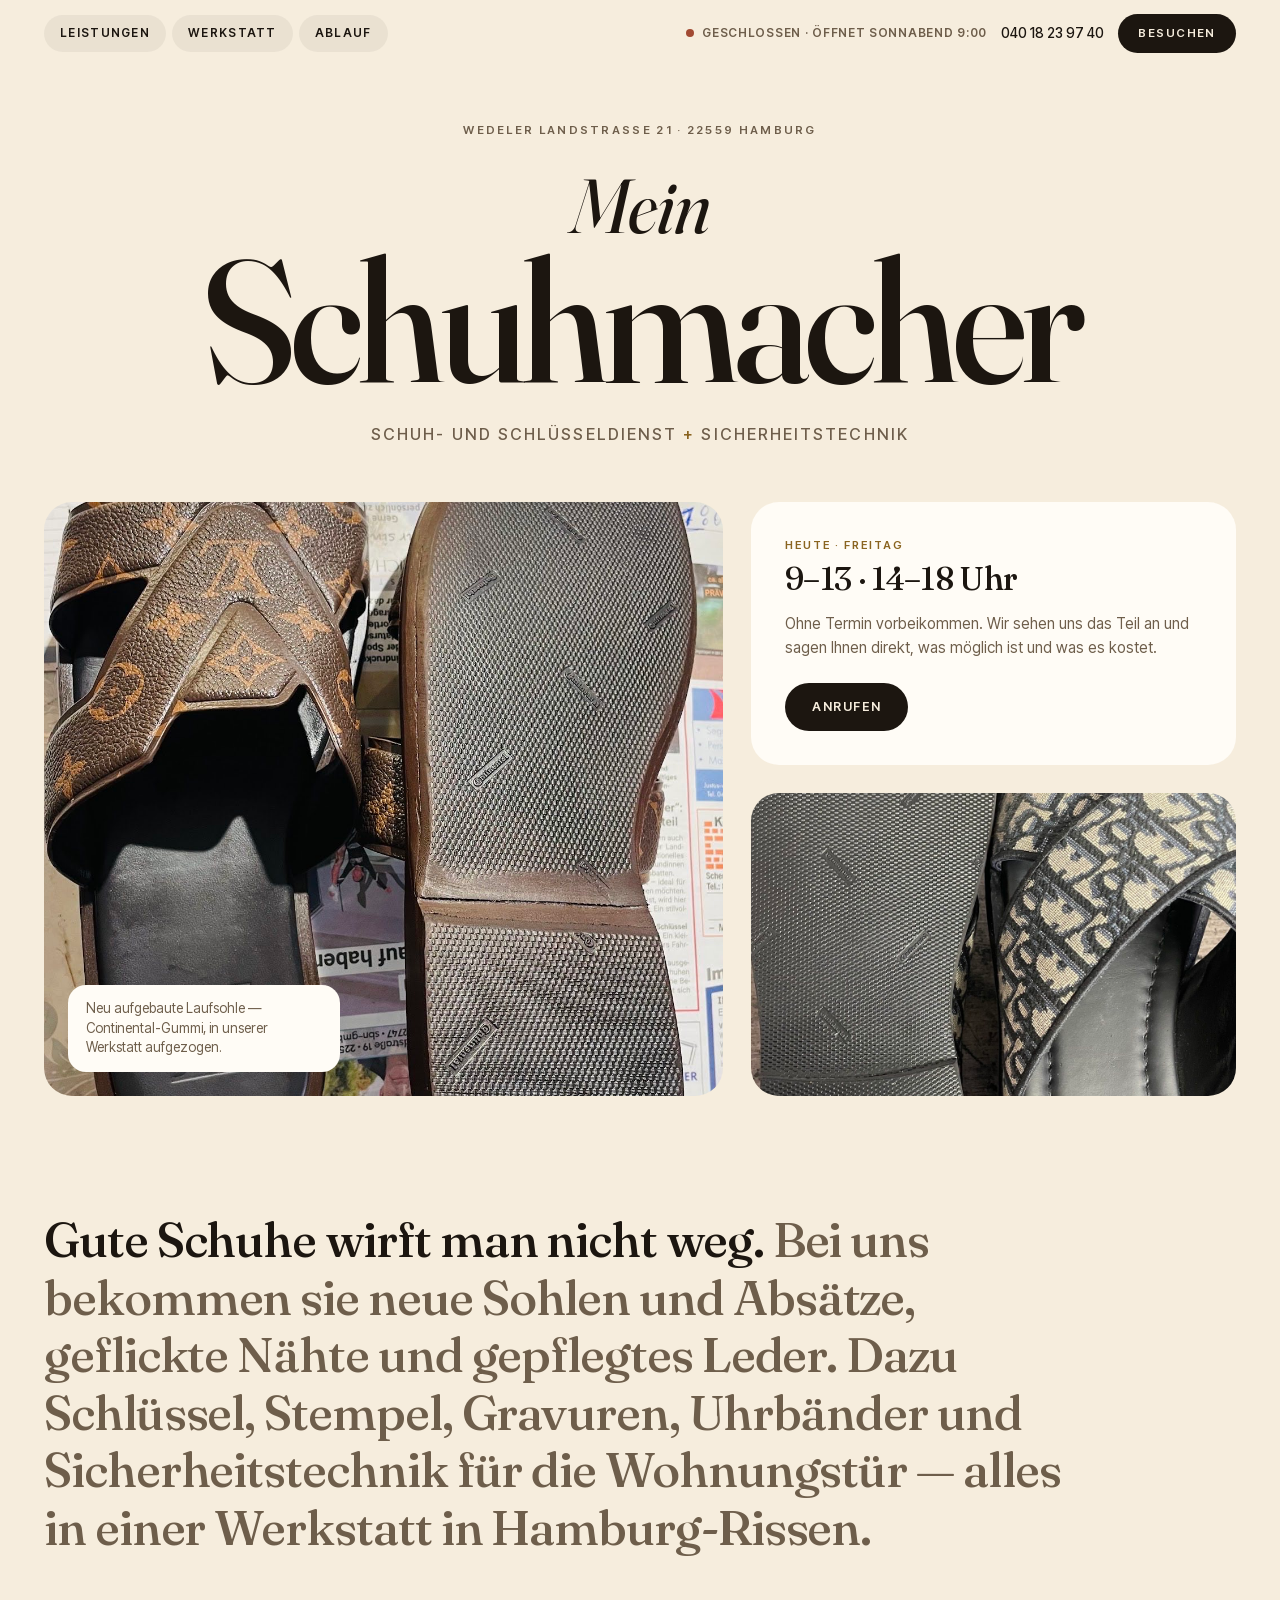
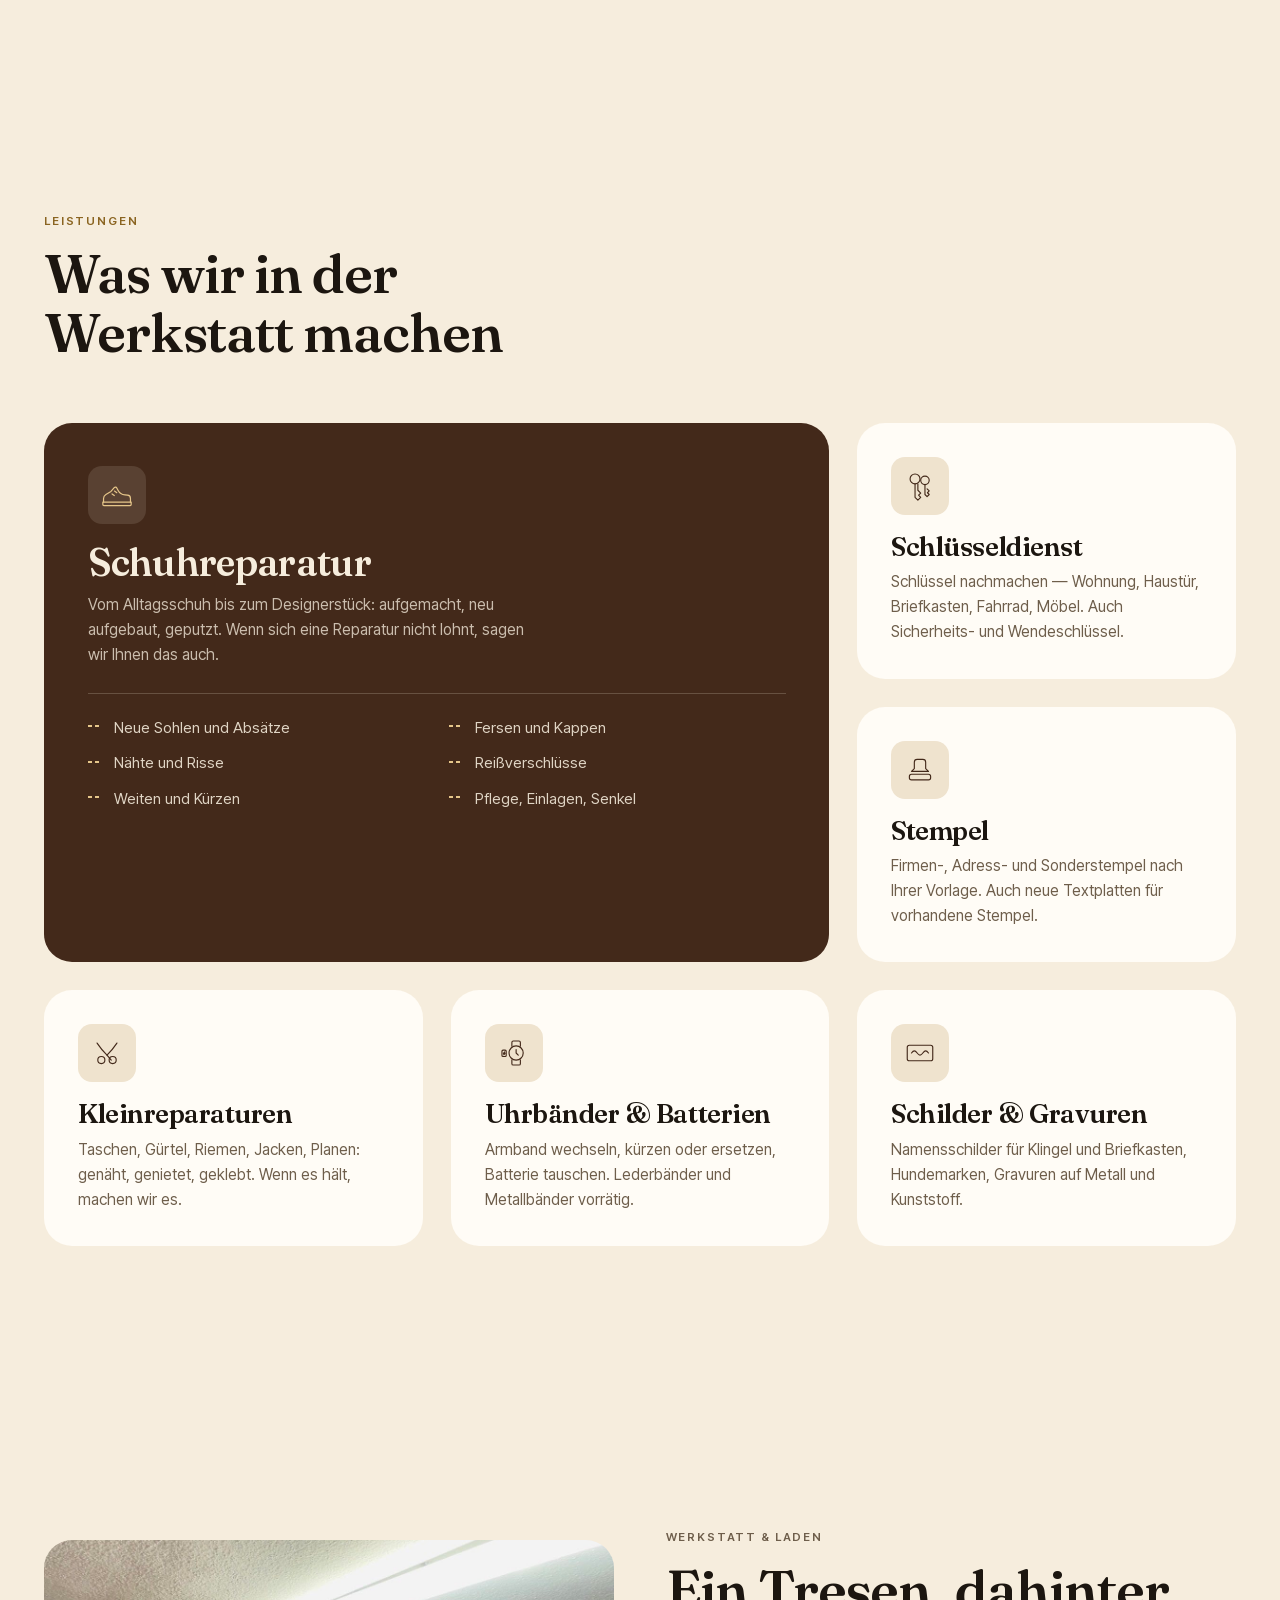
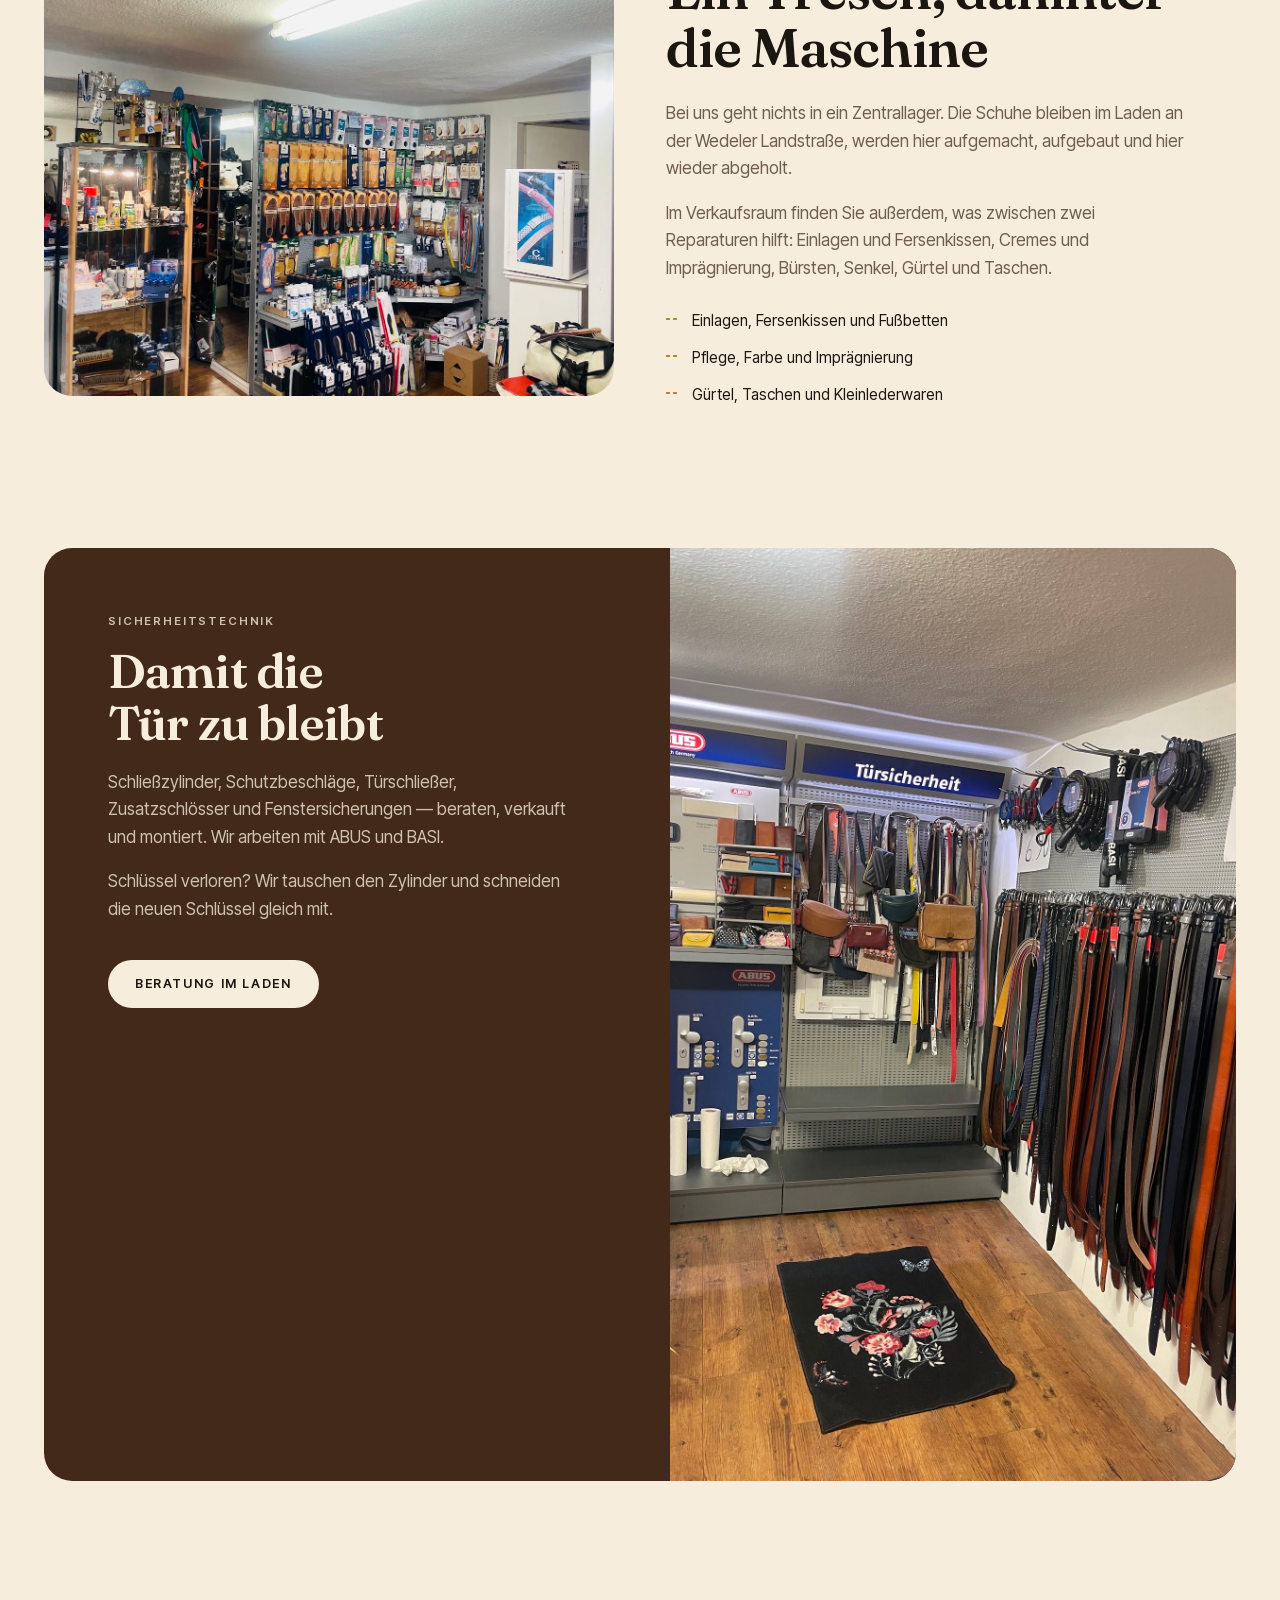
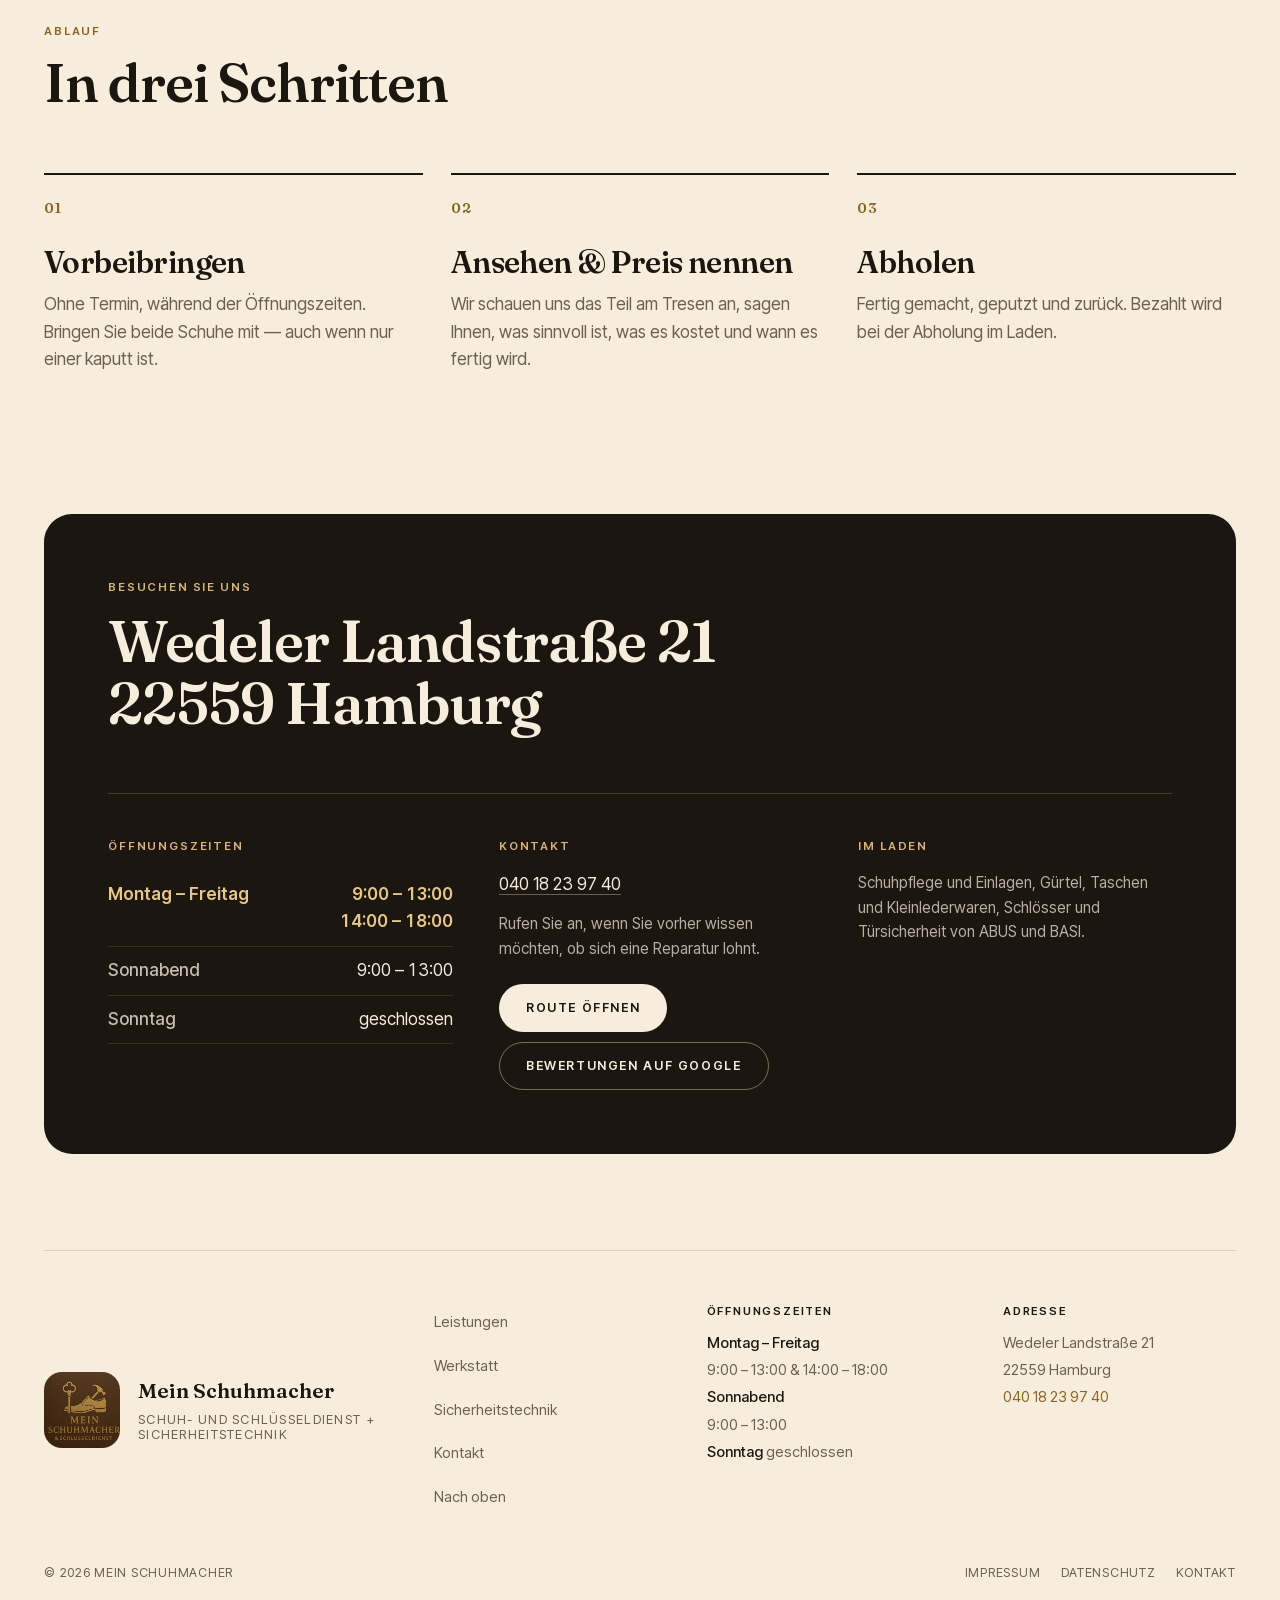
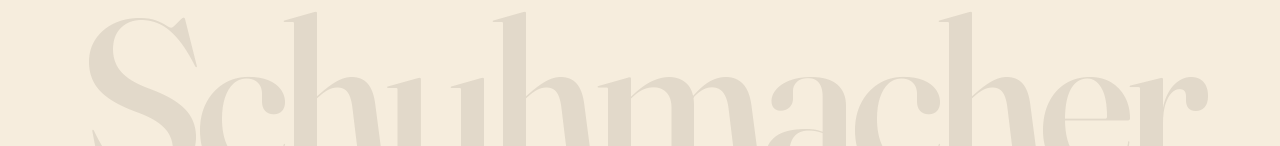
<file: index.html>
<!DOCTYPE html>
<html lang="de">
<head>
<meta charset="utf-8">
<meta name="viewport" content="width=device-width, initial-scale=1">
<title>Mein Schuhmacher — Schuh- und Schlüsseldienst in Hamburg</title>
<meta name="description" content="Schuhreparatur, Schlüsseldienst, Stempel, Gravuren und Türsicherheit in Hamburg, Wedeler Landstraße 21. Neue Sohlen und Absätze, Kleinreparaturen, Uhrbänder.">
<meta name="theme-color" content="#F6EDDD">
<meta property="og:type" content="website">
<meta property="og:locale" content="de_DE">
<meta property="og:title" content="Mein Schuhmacher — Schuh- und Schlüsseldienst in Hamburg">
<meta property="og:description" content="Schuhreparatur, Schlüsseldienst, Stempel, Gravuren und Türsicherheit. Wedeler Landstraße 21, 22559 Hamburg.">
<meta property="og:image" content="assets/img/neubesohlung.jpg">
<!-- Schriften liegen lokal unter assets/fonts/ — keine Verbindung zu Google. -->
<link rel="preload" href="assets/fonts/fraunces-latin.woff2" as="font" type="font/woff2" crossorigin>
<link rel="preload" href="assets/fonts/inter-tight-latin.woff2" as="font" type="font/woff2" crossorigin>
<link rel="stylesheet" href="assets/css/styles.css">
<link rel="icon" href="data:image/svg+xml,<svg xmlns='http://www.w3.org/2000/svg' viewBox='0 0 32 32'><rect width='32' height='32' rx='8' fill='%234A2E1C'/><text x='16' y='23' font-family='Georgia,serif' font-size='19' fill='%23C3A05B' text-anchor='middle'>M</text></svg>">
</head>
<body>

<a class="skip-link" href="#inhalt">Zum Inhalt springen</a>

<header class="site-header" id="top">
  <nav class="nav" aria-label="Hauptnavigation">
    <a class="nav__brand" href="#top">Mein Schuhmacher</a>
    <ul class="nav__pills">
      <li><a href="#leistungen">Leistungen</a></li>
      <li><a href="#werkstatt">Werkstatt</a></li>
      <li><a href="#ablauf">Ablauf</a></li>
    </ul>

    <div class="nav__meta">
      <span class="status" data-status hidden>
        <span class="status__dot" data-status-dot></span>
        <span data-status-text></span>
      </span>
      <a class="nav__tel" href="tel:+494018239740">040 18 23 97 40</a>
      <a class="nav__cta" href="#kontakt">Besuchen</a>
    </div>

    <button class="nav__toggle" type="button" aria-expanded="false" aria-controls="mobilmenue" data-menu-toggle>
      <span class="nav__toggle-label">Menü</span>
      <span class="nav__toggle-bars" aria-hidden="true"><i></i><i></i></span>
    </button>
  </nav>

  <div class="mobile-menu" id="mobilmenue" data-menu hidden>
    <ul>
      <li><a href="#leistungen">Leistungen</a></li>
      <li><a href="#werkstatt">Werkstatt</a></li>
      <li><a href="#ablauf">Ablauf</a></li>
      <li><a href="#kontakt">Öffnungszeiten &amp; Anfahrt</a></li>
    </ul>
    <a class="mobile-menu__tel" href="tel:+494018239740">040 18 23 97 40</a>
  </div>
</header>

<main id="inhalt">

  <!-- HERO -->
  <section class="hero">
    <p class="hero__eyebrow reveal">Wedeler Landstraße 21 · 22559 Hamburg</p>
    <h1 class="wordmark reveal">
      <span>Mein</span>
      <span>Schuhmacher</span>
    </h1>
    <p class="hero__tagline reveal">Schuh- und Schlüsseldienst <span>+</span> Sicherheitstechnik</p>

    <div class="hero__grid">
      <figure class="hero__main reveal">
        <img src="assets/img/neubesohlung.jpg" width="1200" height="1976"
             alt="Ein Paar Louis-Vuitton-Pantoletten mit neu aufgebauter Continental-Laufsohle auf der Werkbank" fetchpriority="high">
        <figcaption>Neu aufgebaute Laufsohle — Continental-Gummi, in unserer Werkstatt aufgezogen.</figcaption>
      </figure>

      <div class="hero__side">
        <div class="hero__card reveal">
          <p class="hero__card-label">Heute · <span data-today-day>Montag</span></p>
          <p class="hero__card-hours" data-today-hours>9:00–13:00 · 14:00–18:00</p>
          <p class="hero__card-text">Ohne Termin vorbeikommen. Wir sehen uns das Teil an und sagen Ihnen direkt, was möglich ist und was es kostet.</p>
          <a class="btn btn--dark" href="tel:+494018239740">Anrufen</a>
        </div>
        <figure class="hero__detail reveal">
          <img src="assets/img/besohlung-detail.jpg" width="1200" height="1976" loading="lazy"
               alt="Detailaufnahme: neue profilierte Gummisohle neben der reparierten Sandale">
        </figure>
      </div>
    </div>
  </section>

  <!-- STATEMENT -->
  <section class="statement">
    <p class="reveal">Gute Schuhe wirft man nicht weg.<span> Bei uns bekommen sie neue Sohlen und Absätze, geflickte Nähte und gepflegtes Leder. Dazu Schlüssel, Stempel, Gravuren, Uhrbänder und Sicherheitstechnik für die Wohnungstür — alles in einer Werkstatt in Hamburg-Rissen.</span></p>
  </section>

  <!-- LEISTUNGEN -->
  <section class="section" id="leistungen">
    <div class="section__head">
      <p class="eyebrow">Leistungen</p>
      <h2 class="section__title">Was wir in der Werkstatt machen</h2>
    </div>

    <ul class="services">
      <li class="service service--wide reveal">
        <span class="service__icon" aria-hidden="true">
          <svg viewBox="0 0 48 48" fill="none" stroke="currentColor" stroke-width="1.7" stroke-linecap="round" stroke-linejoin="round">
            <path d="M5 34v-5c0-2.4 1.2-4.6 3.3-5.8l7.2-4.2 4.6-5.4c1-1.2 2.9-1 3.6.4l1.7 3.4c1.9 3.7 5.6 6.2 9.8 6.5l3.6.3c2.4.2 4.2 2.2 4.2 4.6V34"/>
            <path d="M4 34h40v3.5a1.5 1.5 0 0 1-1.5 1.5h-37A1.5 1.5 0 0 1 4 37.5z"/>
            <path d="M17 22.5l3.2 2.2M20.5 18.5l3.2 2.2"/>
          </svg>
        </span>
        <div>
          <h3>Schuhreparatur</h3>
          <p>Vom Alltagsschuh bis zum Designerstück: aufgemacht, neu aufgebaut, geputzt. Wenn sich eine Reparatur nicht lohnt, sagen wir Ihnen das auch.</p>
          <ul class="service__list">
            <li>Neue Sohlen und Absätze</li>
            <li>Fersen und Kappen</li>
            <li>Nähte und Risse</li>
            <li>Reißverschlüsse</li>
            <li>Weiten und Kürzen</li>
            <li>Pflege, Einlagen, Senkel</li>
          </ul>
        </div>
      </li>

      <li class="service reveal">
        <span class="service__icon" aria-hidden="true">
          <svg viewBox="0 0 48 48" fill="none" stroke="currentColor" stroke-width="1.6" stroke-linecap="round" stroke-linejoin="round">
            <circle cx="17" cy="14" r="7"/><path d="M17 21v19l4 4 4-4-3-3 3-3-4-4V21"/>
            <circle cx="31" cy="16" r="6"/><path d="M31 22v14l3 3 3-3-2.5-2.5 2.5-2.5-3-3"/>
          </svg>
        </span>
        <div>
          <h3>Schlüsseldienst</h3>
          <p>Schlüssel nachmachen — Wohnung, Haustür, Briefkasten, Fahrrad, Möbel. Auch Sicherheits- und Wendeschlüssel.</p>
        </div>
      </li>

      <li class="service reveal">
        <span class="service__icon" aria-hidden="true">
          <svg viewBox="0 0 48 48" fill="none" stroke="currentColor" stroke-width="1.6" stroke-linecap="round" stroke-linejoin="round">
            <path d="M12 26h24l-4-4V13a4 4 0 0 0-4-4h-8a4 4 0 0 0-4 4v9l-4 4z"/>
            <rect x="9" y="30" width="30" height="8" rx="3"/>
          </svg>
        </span>
        <div>
          <h3>Stempel</h3>
          <p>Firmen-, Adress- und Sonderstempel nach Ihrer Vorlage. Auch neue Textplatten für vorhandene Stempel.</p>
        </div>
      </li>

      <li class="service reveal">
        <span class="service__icon" aria-hidden="true">
          <svg viewBox="0 0 48 48" fill="none" stroke="currentColor" stroke-width="1.6" stroke-linecap="round" stroke-linejoin="round">
            <path d="M10 10c4 6 9 12 14 17M38 10c-4 6-9 12-14 17"/>
            <circle cx="16" cy="34" r="5"/><circle cx="32" cy="34" r="5"/>
            <path d="M24 27l6 7"/>
          </svg>
        </span>
        <div>
          <h3>Kleinreparaturen</h3>
          <p>Taschen, Gürtel, Riemen, Jacken, Planen: genäht, genietet, geklebt. Wenn es hält, machen wir es.</p>
        </div>
      </li>

      <li class="service reveal">
        <span class="service__icon" aria-hidden="true">
          <svg viewBox="0 0 48 48" fill="none" stroke="currentColor" stroke-width="1.6" stroke-linecap="round" stroke-linejoin="round">
            <circle cx="27" cy="24" r="10"/><path d="M27 19v5l3 3"/>
            <path d="M21 14.5V9a2 2 0 0 1 2-2h8a2 2 0 0 1 2 2v5.5M21 33.5V39a2 2 0 0 0 2 2h8a2 2 0 0 0 2-2v-5.5"/>
            <rect x="7" y="20" width="6" height="9" rx="1.5"/><path d="M11 22.5l-2 2h2.5l-2 2"/>
          </svg>
        </span>
        <div>
          <h3>Uhrbänder &amp; Batterien</h3>
          <p>Armband wechseln, kürzen oder ersetzen, Batterie tauschen. Lederbänder und Metallbänder vorrätig.</p>
        </div>
      </li>

      <li class="service reveal">
        <span class="service__icon" aria-hidden="true">
          <svg viewBox="0 0 48 48" fill="none" stroke="currentColor" stroke-width="1.6" stroke-linecap="round" stroke-linejoin="round">
            <rect x="6" y="13" width="36" height="22" rx="3"/>
            <path d="M12 24c3-4 5-4 8 0s5 4 8 0 5-4 8 0"/>
          </svg>
        </span>
        <div>
          <h3>Schilder &amp; Gravuren</h3>
          <p>Namensschilder für Klingel und Briefkasten, Hundemarken, Gravuren auf Metall und Kunststoff.</p>
        </div>
      </li>
    </ul>
  </section>

  <!-- WERKSTATT -->
  <section class="section split" id="werkstatt">
    <figure class="split__media reveal">
      <img src="assets/img/laden.jpg" width="1200" height="969" loading="lazy"
           alt="Blick in den Laden: Regale mit Einlagen, Pflegemitteln und Schuhzubehör">
    </figure>
    <div class="split__body reveal">
      <p class="eyebrow">Werkstatt &amp; Laden</p>
      <h2 class="section__title">Ein Tresen, dahinter die Maschine</h2>
      <p>Bei uns geht nichts in ein Zentrallager. Die Schuhe bleiben im Laden an der Wedeler Landstraße, werden hier aufgemacht, aufgebaut und hier wieder abgeholt.</p>
      <p>Im Verkaufsraum finden Sie außerdem, was zwischen zwei Reparaturen hilft: Einlagen und Fersenkissen, Cremes und Imprägnierung, Bürsten, Senkel, Gürtel und Taschen.</p>
      <ul class="ticks">
        <li>Einlagen, Fersenkissen und Fußbetten</li>
        <li>Pflege, Farbe und Imprägnierung</li>
        <li>Gürtel, Taschen und Kleinlederwaren</li>
      </ul>
    </div>
  </section>

  <!-- SICHERHEITSTECHNIK -->
  <section class="band" id="sicherheit">
    <div class="band__inner">
      <div class="band__text reveal">
        <p class="eyebrow eyebrow--light">Sicherheitstechnik</p>
        <h2 class="band__title">Damit die Tür zu bleibt</h2>
        <p>Schließzylinder, Schutzbeschläge, Türschließer, Zusatzschlösser und Fenstersicherungen — beraten, verkauft und montiert. Wir arbeiten mit ABUS und BASI.</p>
        <p>Schlüssel verloren? Wir tauschen den Zylinder und schneiden die neuen Schlüssel gleich mit.</p>
        <a class="btn btn--light" href="#kontakt">Beratung im Laden</a>
      </div>
      <figure class="band__media reveal">
        <img src="assets/img/sicherheitstechnik.jpg" width="1200" height="1976" loading="lazy"
             alt="Wandregal im Laden mit Türsicherheitstechnik, Schlössern, Gürteln und Taschen">
      </figure>
    </div>
  </section>

  <!-- ABLAUF -->
  <section class="section" id="ablauf">
    <div class="section__head">
      <p class="eyebrow">Ablauf</p>
      <h2 class="section__title">In drei Schritten</h2>
    </div>
    <ol class="steps">
      <li class="reveal">
        <span class="steps__num">01</span>
        <h3>Vorbeibringen</h3>
        <p>Ohne Termin, während der Öffnungszeiten. Bringen Sie beide Schuhe mit — auch wenn nur einer kaputt ist.</p>
      </li>
      <li class="reveal">
        <span class="steps__num">02</span>
        <h3>Ansehen &amp; Preis nennen</h3>
        <p>Wir schauen uns das Teil am Tresen an, sagen Ihnen, was sinnvoll ist, was es kostet und wann es fertig wird.</p>
      </li>
      <li class="reveal">
        <span class="steps__num">03</span>
        <h3>Abholen</h3>
        <p>Fertig gemacht, geputzt und zurück. Bezahlt wird bei der Abholung im Laden.</p>
      </li>
    </ol>
  </section>

  <!-- KONTAKT -->
  <section class="contact" id="kontakt">
    <div class="contact__inner">
      <div class="contact__head reveal">
        <p class="eyebrow eyebrow--light">Besuchen Sie uns</p>
        <h2 class="contact__title">Wedeler Landstraße 21<br>22559 Hamburg</h2>
      </div>

      <div class="contact__cols">
        <div class="contact__col reveal">
          <h3>Öffnungszeiten</h3>
          <table class="hours">
            <tbody>
              <tr data-day="1 2 3 4 5"><th scope="row">Montag – Freitag</th><td>9:00 – 13:00<br>14:00 – 18:00</td></tr>
              <tr data-day="6"><th scope="row">Sonnabend</th><td>9:00 – 13:00</td></tr>
              <tr data-day="0"><th scope="row">Sonntag</th><td>geschlossen</td></tr>
            </tbody>
          </table>
        </div>

        <div class="contact__col reveal">
          <h3>Kontakt</h3>
          <p><a href="tel:+494018239740">040 18 23 97 40</a></p>
          <p class="contact__note">Rufen Sie an, wenn Sie vorher wissen möchten, ob sich eine Reparatur lohnt.</p>
          <!-- Rezensionen: Diese Adresse öffnet den Google-Eintrag. Wenn Sie im Google-
               Unternehmensprofil unter „Rezensionen erhalten" Ihren kurzen Link
               (https://g.page/r/…/review) kopieren, hier einsetzen — dann öffnet sich
               das Bewertungsfenster direkt. -->
          <div class="contact__actions">
            <a class="btn btn--light" href="https://www.google.com/maps/search/?api=1&amp;query=Wedeler+Landstra%C3%9Fe+21,+22559+Hamburg" target="_blank" rel="noopener">Route öffnen</a>
            <a class="btn btn--ghost" href="https://www.google.com/maps/search/?api=1&amp;query=Mein+Schuhmacher+Wedeler+Landstra%C3%9Fe+21+22559+Hamburg" target="_blank" rel="noopener">Bewertungen auf Google</a>
          </div>
        </div>

        <div class="contact__col reveal">
          <h3>Im Laden</h3>
          <p class="contact__note">Schuhpflege und Einlagen, Gürtel, Taschen und Kleinlederwaren, Schlösser und Türsicherheit von ABUS und BASI.</p>
        </div>
      </div>
    </div>
  </section>

</main>

<footer class="site-footer">
  <div class="site-footer__top">
    <div class="site-footer__brand">
      <img src="assets/img/logo-leder.jpg" width="1200" height="1301" loading="lazy"
           alt="Logo Mein Schuhmacher: Schuh, Hammer und Schlüssel, in Leder geprägt">
      <p>Mein Schuhmacher<br><span>Schuh- und Schlüsseldienst + Sicherheitstechnik</span></p>
    </div>
    <nav class="site-footer__nav" aria-label="Fußzeile">
      <a href="#leistungen">Leistungen</a>
      <a href="#werkstatt">Werkstatt</a>
      <a href="#sicherheit">Sicherheitstechnik</a>
      <a href="#kontakt">Kontakt</a>
      <a href="#top">Nach oben</a>
    </nav>

    <div class="site-footer__col">
      <p class="site-footer__label">Öffnungszeiten</p>
      <p class="site-footer__lines">
        <b>Montag – Freitag</b><br>9:00 – 13:00 &amp; 14:00 – 18:00<br>
        <b>Sonnabend</b><br>9:00 – 13:00<br>
        <b>Sonntag</b> geschlossen
      </p>
    </div>

    <div class="site-footer__col">
      <p class="site-footer__label">Adresse</p>
      <p class="site-footer__lines">
        Wedeler Landstraße 21<br>22559 Hamburg<br>
        <a href="tel:+494018239740">040 18 23 97 40</a>
      </p>
    </div>
  </div>
  <p class="site-footer__legal">
    <span>© <span data-year>2026</span> Mein Schuhmacher</span>
    <span class="site-footer__legal-links">
      <a href="impressum.html">Impressum</a>
      <a href="datenschutz.html">Datenschutz</a>
      <a href="#kontakt">Kontakt</a>
    </span>
  </p>
  <p class="site-footer__giant" aria-hidden="true">Schuhmacher</p>
</footer>

<script src="assets/js/main.js" defer></script>
</body>
</html>
</file>
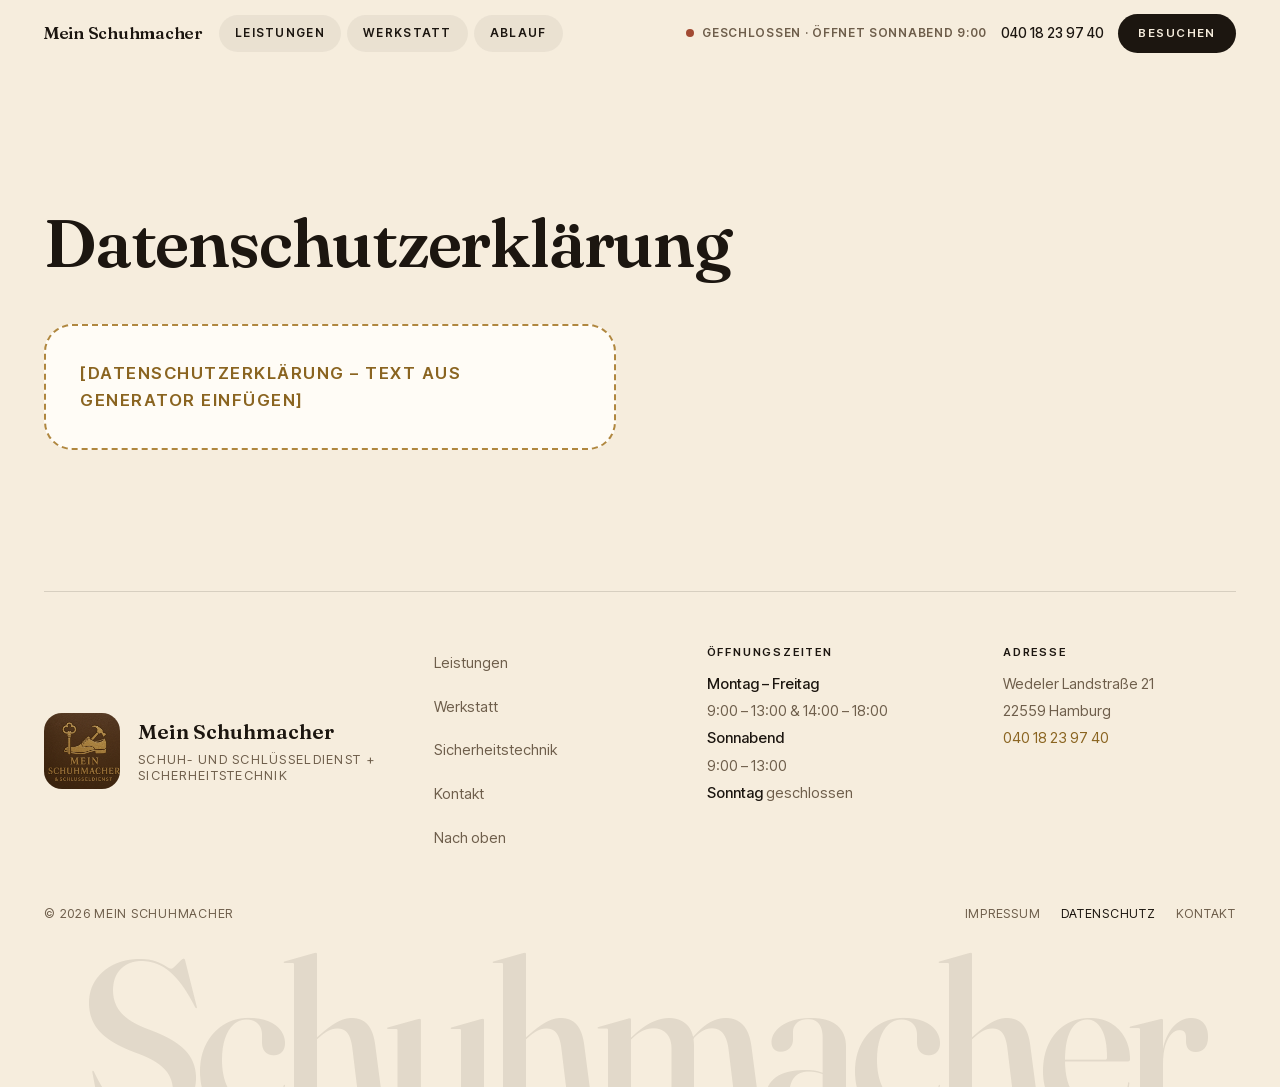
<file: datenschutz.html>
<!DOCTYPE html>
<html lang="de">
<head>
<meta charset="utf-8">
<meta name="viewport" content="width=device-width, initial-scale=1">
<title>Datenschutzerklärung — Mein Schuhmacher</title>
<meta name="description" content="Datenschutzerklärung von Mein Schuhmacher, Schuh- und Schlüsseldienst, Wedeler Landstraße 21, 22559 Hamburg.">
<meta name="theme-color" content="#F6EDDD">
<!-- Schriften liegen lokal unter assets/fonts/ — keine Verbindung zu Google. -->
<link rel="preload" href="assets/fonts/fraunces-latin.woff2" as="font" type="font/woff2" crossorigin>
<link rel="preload" href="assets/fonts/inter-tight-latin.woff2" as="font" type="font/woff2" crossorigin>
<link rel="stylesheet" href="assets/css/styles.css">
<link rel="icon" href="data:image/svg+xml,<svg xmlns='http://www.w3.org/2000/svg' viewBox='0 0 32 32'><rect width='32' height='32' rx='8' fill='%234A2E1C'/><text x='16' y='23' font-family='Georgia,serif' font-size='19' fill='%23C3A05B' text-anchor='middle'>M</text></svg>">
</head>
<body class="page-legal">

<a class="skip-link" href="#inhalt">Zum Inhalt springen</a>

<header class="site-header" id="top">
  <nav class="nav" aria-label="Hauptnavigation">
    <a class="nav__brand" href="index.html">Mein Schuhmacher</a>
    <ul class="nav__pills">
      <li><a href="index.html#leistungen">Leistungen</a></li>
      <li><a href="index.html#werkstatt">Werkstatt</a></li>
      <li><a href="index.html#ablauf">Ablauf</a></li>
    </ul>

    <div class="nav__meta">
      <span class="status" data-status hidden>
        <span class="status__dot" data-status-dot></span>
        <span data-status-text></span>
      </span>
      <a class="nav__tel" href="tel:+494018239740">040 18 23 97 40</a>
      <a class="nav__cta" href="index.html#kontakt">Besuchen</a>
    </div>

    <button class="nav__toggle" type="button" aria-expanded="false" aria-controls="mobilmenue" data-menu-toggle>
      <span class="nav__toggle-label">Menü</span>
      <span class="nav__toggle-bars" aria-hidden="true"><i></i><i></i></span>
    </button>
  </nav>

  <div class="mobile-menu" id="mobilmenue" data-menu hidden>
    <ul>
      <li><a href="index.html#leistungen">Leistungen</a></li>
      <li><a href="index.html#werkstatt">Werkstatt</a></li>
      <li><a href="index.html#ablauf">Ablauf</a></li>
      <li><a href="index.html#kontakt">Öffnungszeiten &amp; Anfahrt</a></li>
    </ul>
    <a class="mobile-menu__tel" href="tel:+494018239740">040 18 23 97 40</a>
  </div>
</header>

<main id="inhalt">
  <section class="section legal">
    <h1 class="legal__title">Datenschutzerklärung</h1>

    <!-- Hier den fertigen Datenschutztext einsetzen und diesen Platzhalter löschen.
         Hinweise für den Generator: Die Seite lädt keine externen Dienste nach —
         Schriften liegen lokal, es gibt kein Google Fonts, keine Analyse-Werkzeuge,
         keine Cookies und kein Kontaktformular. Nach außen führen nur zwei Links,
         die der Besucher selbst anklicken muss (Google Maps: Route und Bewertungen).
         Welche Daten der Webserver in Logdateien speichert, hängt vom Hosting-
         Anbieter ab und gehört ebenfalls in den Text. -->
    <p class="legal__placeholder">[DATENSCHUTZERKLÄRUNG – TEXT AUS GENERATOR EINFÜGEN]</p>
  </section>
</main>

<footer class="site-footer">
  <div class="site-footer__top">
    <div class="site-footer__brand">
      <img src="assets/img/logo-leder.jpg" width="1200" height="1301" loading="lazy"
           alt="Logo Mein Schuhmacher: Schuh, Hammer und Schlüssel, in Leder geprägt">
      <p>Mein Schuhmacher<br><span>Schuh- und Schlüsseldienst + Sicherheitstechnik</span></p>
    </div>
    <nav class="site-footer__nav" aria-label="Fußzeile">
      <a href="index.html#leistungen">Leistungen</a>
      <a href="index.html#werkstatt">Werkstatt</a>
      <a href="index.html#sicherheit">Sicherheitstechnik</a>
      <a href="index.html#kontakt">Kontakt</a>
      <a href="#top">Nach oben</a>
    </nav>

    <div class="site-footer__col">
      <p class="site-footer__label">Öffnungszeiten</p>
      <p class="site-footer__lines">
        <b>Montag – Freitag</b><br>9:00 – 13:00 &amp; 14:00 – 18:00<br>
        <b>Sonnabend</b><br>9:00 – 13:00<br>
        <b>Sonntag</b> geschlossen
      </p>
    </div>

    <div class="site-footer__col">
      <p class="site-footer__label">Adresse</p>
      <p class="site-footer__lines">
        Wedeler Landstraße 21<br>22559 Hamburg<br>
        <a href="tel:+494018239740">040 18 23 97 40</a>
      </p>
    </div>
  </div>
  <p class="site-footer__legal">
    <span>© <span data-year>2026</span> Mein Schuhmacher</span>
    <span class="site-footer__legal-links">
      <a href="impressum.html">Impressum</a>
      <a href="datenschutz.html" aria-current="page">Datenschutz</a>
      <a href="index.html#kontakt">Kontakt</a>
    </span>
  </p>
  <p class="site-footer__giant" aria-hidden="true">Schuhmacher</p>
</footer>

<script src="assets/js/main.js" defer></script>
</body>
</html>
</file>
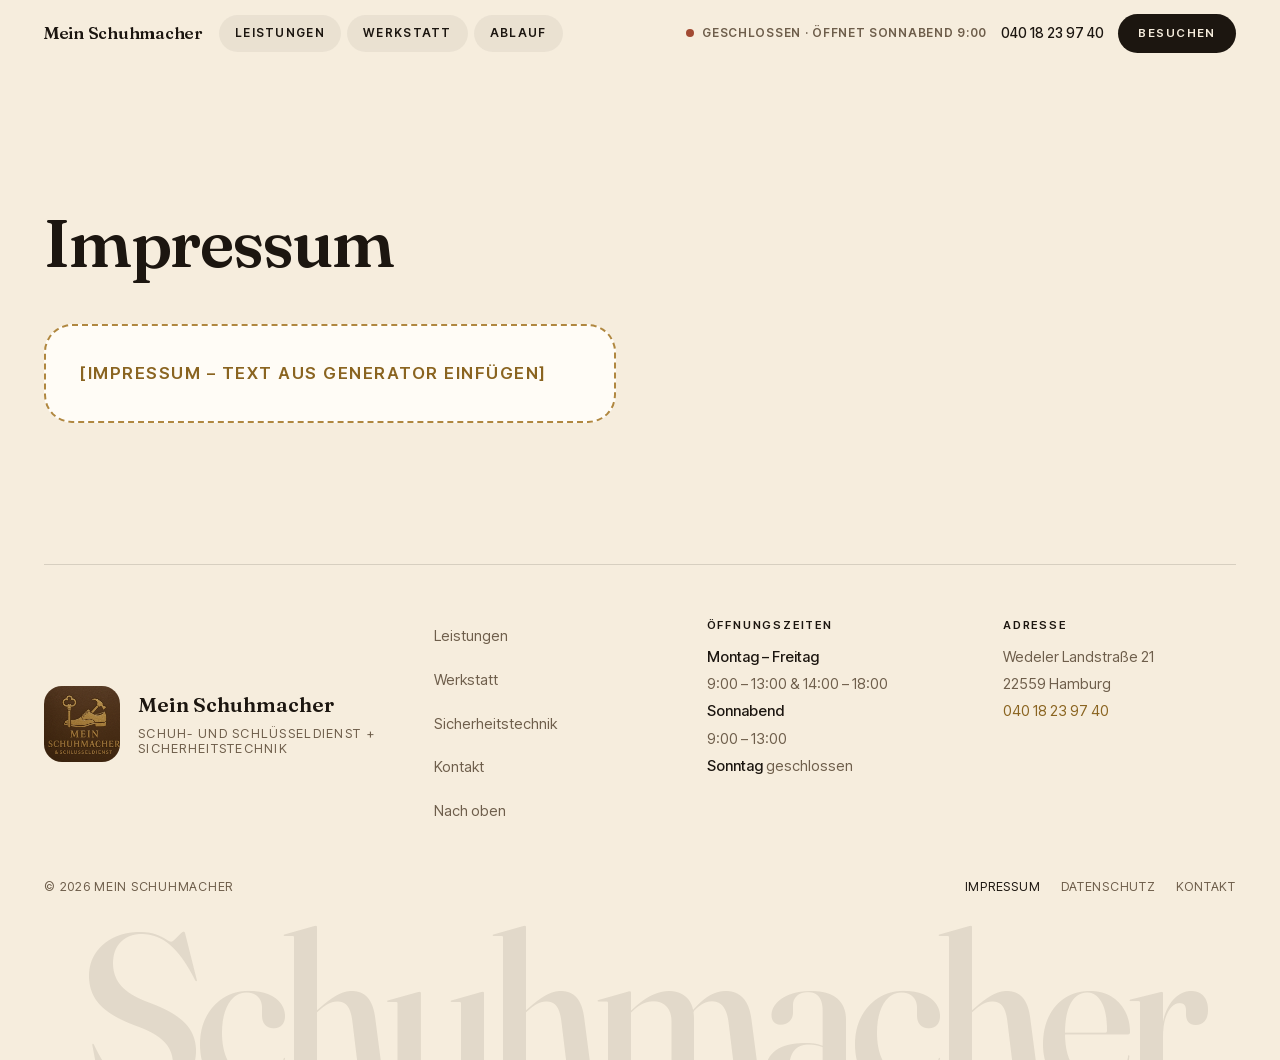
<file: impressum.html>
<!DOCTYPE html>
<html lang="de">
<head>
<meta charset="utf-8">
<meta name="viewport" content="width=device-width, initial-scale=1">
<title>Impressum — Mein Schuhmacher</title>
<meta name="description" content="Impressum von Mein Schuhmacher, Schuh- und Schlüsseldienst, Wedeler Landstraße 21, 22559 Hamburg.">
<meta name="theme-color" content="#F6EDDD">
<!-- Schriften liegen lokal unter assets/fonts/ — keine Verbindung zu Google. -->
<link rel="preload" href="assets/fonts/fraunces-latin.woff2" as="font" type="font/woff2" crossorigin>
<link rel="preload" href="assets/fonts/inter-tight-latin.woff2" as="font" type="font/woff2" crossorigin>
<link rel="stylesheet" href="assets/css/styles.css">
<link rel="icon" href="data:image/svg+xml,<svg xmlns='http://www.w3.org/2000/svg' viewBox='0 0 32 32'><rect width='32' height='32' rx='8' fill='%234A2E1C'/><text x='16' y='23' font-family='Georgia,serif' font-size='19' fill='%23C3A05B' text-anchor='middle'>M</text></svg>">
</head>
<body class="page-legal">

<a class="skip-link" href="#inhalt">Zum Inhalt springen</a>

<header class="site-header" id="top">
  <nav class="nav" aria-label="Hauptnavigation">
    <a class="nav__brand" href="index.html">Mein Schuhmacher</a>
    <ul class="nav__pills">
      <li><a href="index.html#leistungen">Leistungen</a></li>
      <li><a href="index.html#werkstatt">Werkstatt</a></li>
      <li><a href="index.html#ablauf">Ablauf</a></li>
    </ul>

    <div class="nav__meta">
      <span class="status" data-status hidden>
        <span class="status__dot" data-status-dot></span>
        <span data-status-text></span>
      </span>
      <a class="nav__tel" href="tel:+494018239740">040 18 23 97 40</a>
      <a class="nav__cta" href="index.html#kontakt">Besuchen</a>
    </div>

    <button class="nav__toggle" type="button" aria-expanded="false" aria-controls="mobilmenue" data-menu-toggle>
      <span class="nav__toggle-label">Menü</span>
      <span class="nav__toggle-bars" aria-hidden="true"><i></i><i></i></span>
    </button>
  </nav>

  <div class="mobile-menu" id="mobilmenue" data-menu hidden>
    <ul>
      <li><a href="index.html#leistungen">Leistungen</a></li>
      <li><a href="index.html#werkstatt">Werkstatt</a></li>
      <li><a href="index.html#ablauf">Ablauf</a></li>
      <li><a href="index.html#kontakt">Öffnungszeiten &amp; Anfahrt</a></li>
    </ul>
    <a class="mobile-menu__tel" href="tel:+494018239740">040 18 23 97 40</a>
  </div>
</header>

<main id="inhalt">
  <section class="section legal">
    <h1 class="legal__title">Impressum</h1>

    <!-- Hier den fertigen Impressumstext einsetzen und diesen Platzhalter löschen.
         Der Text muss unter anderem Name und Anschrift des Betreibers, Rechtsform,
         Vertretungsberechtigten, Kontaktdaten und, falls vorhanden, Umsatzsteuer-
         Identifikationsnummer sowie zuständige Kammer und Berufsbezeichnung nennen
         (§ 5 DDG, § 18 MStV). -->
    <p class="legal__placeholder">[IMPRESSUM – TEXT AUS GENERATOR EINFÜGEN]</p>
  </section>
</main>

<footer class="site-footer">
  <div class="site-footer__top">
    <div class="site-footer__brand">
      <img src="assets/img/logo-leder.jpg" width="1200" height="1301" loading="lazy"
           alt="Logo Mein Schuhmacher: Schuh, Hammer und Schlüssel, in Leder geprägt">
      <p>Mein Schuhmacher<br><span>Schuh- und Schlüsseldienst + Sicherheitstechnik</span></p>
    </div>
    <nav class="site-footer__nav" aria-label="Fußzeile">
      <a href="index.html#leistungen">Leistungen</a>
      <a href="index.html#werkstatt">Werkstatt</a>
      <a href="index.html#sicherheit">Sicherheitstechnik</a>
      <a href="index.html#kontakt">Kontakt</a>
      <a href="#top">Nach oben</a>
    </nav>

    <div class="site-footer__col">
      <p class="site-footer__label">Öffnungszeiten</p>
      <p class="site-footer__lines">
        <b>Montag – Freitag</b><br>9:00 – 13:00 &amp; 14:00 – 18:00<br>
        <b>Sonnabend</b><br>9:00 – 13:00<br>
        <b>Sonntag</b> geschlossen
      </p>
    </div>

    <div class="site-footer__col">
      <p class="site-footer__label">Adresse</p>
      <p class="site-footer__lines">
        Wedeler Landstraße 21<br>22559 Hamburg<br>
        <a href="tel:+494018239740">040 18 23 97 40</a>
      </p>
    </div>
  </div>
  <p class="site-footer__legal">
    <span>© <span data-year>2026</span> Mein Schuhmacher</span>
    <span class="site-footer__legal-links">
      <a href="impressum.html" aria-current="page">Impressum</a>
      <a href="datenschutz.html">Datenschutz</a>
      <a href="index.html#kontakt">Kontakt</a>
    </span>
  </p>
  <p class="site-footer__giant" aria-hidden="true">Schuhmacher</p>
</footer>

<script src="assets/js/main.js" defer></script>
</body>
</html>
</file>
<file: assets/css/styles.css>
/* =========================================================
   Mein Schuhmacher — Hamburg
   Palette aus Logo (Gold auf Leder) und Ladenschild (Creme/Braun)
   ========================================================= */

/* ---------------------------------------------------------
   Schriften — lokal eingebunden, keine Verbindung zu Google.
   Fraunces und Inter Tight stehen unter der SIL Open Font
   License 1.1 (freie Nutzung, auch kommerziell).
   --------------------------------------------------------- */

@font-face{
  font-family:"Fraunces";
  font-style:normal;
  font-weight:400 700;
  font-display:swap;
  src:url("../fonts/fraunces-latin.woff2") format("woff2");
  unicode-range:U+0000-00FF,U+0131,U+0152-0153,U+02BB-02BC,U+02C6,U+02DA,U+02DC,
    U+0304,U+0308,U+0329,U+2000-206F,U+20AC,U+2122,U+2191,U+2193,U+2212,U+2215,U+FEFF,U+FFFD;
}
@font-face{
  font-family:"Fraunces";
  font-style:normal;
  font-weight:400 700;
  font-display:swap;
  src:url("../fonts/fraunces-latin-ext.woff2") format("woff2");
  unicode-range:U+0100-02BA,U+02BD-02C5,U+02C7-02CC,U+02CE-02D7,U+02DD-02FF,U+0304,
    U+0308,U+0329,U+1D00-1DBF,U+1E00-1E9F,U+1EF2-1EFF,U+2020,U+20A0-20AB,U+20AD-20C0,
    U+2113,U+2C60-2C7F,U+A720-A7FF;
}
@font-face{
  font-family:"Fraunces";
  font-style:italic;
  font-weight:400 600;
  font-display:swap;
  src:url("../fonts/fraunces-italic-latin.woff2") format("woff2");
  unicode-range:U+0000-00FF,U+0131,U+0152-0153,U+02BB-02BC,U+02C6,U+02DA,U+02DC,
    U+0304,U+0308,U+0329,U+2000-206F,U+20AC,U+2122,U+2191,U+2193,U+2212,U+2215,U+FEFF,U+FFFD;
}

@font-face{
  font-family:"Inter Tight";
  font-style:normal;
  font-weight:400 600;
  font-display:swap;
  src:url("../fonts/inter-tight-latin.woff2") format("woff2");
  unicode-range:U+0000-00FF,U+0131,U+0152-0153,U+02BB-02BC,U+02C6,U+02DA,U+02DC,
    U+0304,U+0308,U+0329,U+2000-206F,U+20AC,U+2122,U+2191,U+2193,U+2212,U+2215,U+FEFF,U+FFFD;
}
@font-face{
  font-family:"Inter Tight";
  font-style:normal;
  font-weight:400 600;
  font-display:swap;
  src:url("../fonts/inter-tight-latin-ext.woff2") format("woff2");
  unicode-range:U+0100-02BA,U+02BD-02C5,U+02C7-02CC,U+02CE-02D7,U+02DD-02FF,U+0304,
    U+0308,U+0329,U+1D00-1DBF,U+1E00-1E9F,U+1EF2-1EFF,U+2020,U+20A0-20AB,U+20AD-20C0,
    U+2113,U+2C60-2C7F,U+A720-A7FF;
}

:root{
  --ink:      #1C1610;
  --leather:  #43291A;
  --leather-2:#5C3B27;
  --gold:     #B0873F;
  --gold-ink: #8A6420;
  --cream:    #F6EDDD;
  --cream-2:  #EFE3CE;
  --paper:    #FFFCF6;
  --muted:    #6E5E4B;
  --line:     rgba(28,22,16,.14);

  --r-lg: 28px;
  --r-md: 18px;
  --r-sm: 14px;
  --pill: 999px;

  --pad: clamp(18px, 4vw, 44px);
  --gap: clamp(16px, 2.4vw, 28px);
  --sec: clamp(72px, 11vw, 148px);

  --fs-body: 1.0625rem;
  --serif: "Fraunces", "Iowan Old Style", Georgia, serif;
  --sans:  "Inter Tight", -apple-system, "Segoe UI", Roboto, Helvetica, Arial, sans-serif;
}

*,*::before,*::after{ box-sizing:border-box; }

html{ -webkit-text-size-adjust:100%; scroll-behavior:smooth; }
@media (prefers-reduced-motion: reduce){ html{ scroll-behavior:auto; } }

body{
  margin:0;
  background:var(--cream);
  color:var(--ink);
  font-family:var(--sans);
  font-size:var(--fs-body);
  line-height:1.62;
  font-synthesis-weight:none;
  -webkit-font-smoothing:antialiased;
  overflow-x:hidden;
}

img{ max-width:100%; height:auto; display:block; }
figure{ margin:0; }
ul,ol{ margin:0; padding:0; list-style:none; }
a{ color:inherit; }

h1,h2,h3{
  font-family:var(--serif);
  font-weight:600;
  font-variation-settings:"opsz" 42, "SOFT" 0;
  letter-spacing:-.018em;
  line-height:1.08;
  margin:0;
  text-wrap:balance;
}

:focus-visible{
  outline:2.5px solid var(--gold-ink);
  outline-offset:3px;
  border-radius:4px;
}

.skip-link{
  position:absolute; left:-9999px; top:0; z-index:99;
  background:var(--ink); color:var(--cream);
  padding:12px 18px; border-radius:0 0 var(--r-sm) 0;
  font-size:.9rem; text-decoration:none;
}
.skip-link:focus{ left:0; }

/* ---------- Bausteine ---------- */

.eyebrow{
  margin:0 0 14px;
  font-size:.72rem;
  letter-spacing:.16em;
  text-transform:uppercase;
  font-weight:600;
  color:var(--gold-ink);
}
.eyebrow--light{ color:#D8B67B; }

.section{ padding:var(--sec) var(--pad); max-width:1360px; margin-inline:auto; }
.section__head{ max-width:min(100%, 620px); margin-bottom:clamp(34px,5vw,60px); }
.section__title{ font-size:clamp(2rem,4.6vw,3.4rem); }

.btn{
  display:inline-flex; align-items:center; justify-content:center;
  min-height:48px; padding:0 26px;
  border-radius:var(--pill);
  font-family:var(--sans);
  font-size:.78rem; font-weight:600;
  letter-spacing:.13em; text-transform:uppercase;
  text-decoration:none;
  border:1px solid transparent;
  transition:transform .25s ease, background-color .25s ease, color .25s ease;
}
.btn--dark{ background:var(--ink); color:var(--cream); }
.btn--dark:hover{ background:var(--leather); transform:translateY(-2px); }
.btn--light{ background:var(--cream); color:var(--ink); }
.btn--light:hover{ background:#fff; transform:translateY(-2px); }
.btn--ghost{
  background:transparent; color:var(--cream);
  border-color:rgba(246,237,221,.4);
}
.btn--ghost:hover{
  background:rgba(246,237,221,.1);
  border-color:var(--cream);
  transform:translateY(-2px);
}

/* ---------- Header ---------- */

.site-header{
  position:sticky; top:0; z-index:50;
  padding:14px var(--pad);
  background:color-mix(in srgb, var(--cream) 88%, transparent);
  backdrop-filter:blur(8px);
}
.nav{
  display:flex; align-items:center; justify-content:space-between;
  gap:16px; max-width:1360px; margin-inline:auto;
}
.nav__brand{
  font-family:var(--serif);
  font-size:1.05rem; font-weight:600;
  letter-spacing:-.015em; text-decoration:none;
  white-space:nowrap;
}
.nav__pills{ display:none; gap:6px; }
.nav__pills a{
  display:inline-block; padding:9px 16px;
  border-radius:var(--pill);
  background:rgba(28,22,16,.05);
  font-size:.74rem; font-weight:600; letter-spacing:.11em;
  text-transform:uppercase; text-decoration:none;
  transition:background-color .2s ease;
}
.nav__pills a:hover{ background:rgba(28,22,16,.11); }

.nav__meta{ display:flex; align-items:center; gap:14px; margin-left:auto; }
.nav__tel{ display:none; font-size:.86rem; font-weight:500; text-decoration:none; }
.nav__tel:hover{ color:var(--gold-ink); }
.nav__cta{
  display:none; padding:10px 20px;
  border-radius:var(--pill); background:var(--ink); color:var(--cream);
  font-size:.72rem; font-weight:600; letter-spacing:.13em;
  text-transform:uppercase; text-decoration:none;
}
.nav__cta:hover{ background:var(--leather); }

.status{
  display:none; align-items:center; gap:8px;
  font-size:.74rem; letter-spacing:.06em; color:var(--muted);
  text-transform:uppercase; font-weight:600;
}
.status__dot{
  width:8px; height:8px; border-radius:50%;
  background:var(--muted); flex:none;
}
.status__dot.is-open{ background:#4C7A3F; }
.status__dot.is-closed{ background:#A24A32; }

.nav__toggle{
  display:inline-flex; align-items:center; gap:10px;
  min-height:44px; padding:0 14px;
  background:rgba(28,22,16,.05); border:0; border-radius:var(--pill);
  font-family:var(--sans); font-size:.74rem; font-weight:600;
  letter-spacing:.11em; text-transform:uppercase; color:inherit;
  cursor:pointer;
}
.nav__toggle-bars{ display:grid; gap:4px; width:16px; }
.nav__toggle-bars i{ height:1.5px; background:currentColor; display:block; transition:transform .25s ease, opacity .25s ease; }
.nav__toggle[aria-expanded="true"] .nav__toggle-bars i:first-child{ transform:translateY(2.75px) rotate(45deg); }
.nav__toggle[aria-expanded="true"] .nav__toggle-bars i:last-child{ transform:translateY(-2.75px) rotate(-45deg); }

.mobile-menu{
  margin:12px 0 0;
  padding:22px;
  background:var(--paper);
  border-radius:var(--r-lg);
  box-shadow:0 18px 40px -28px rgba(28,22,16,.5);
}
.mobile-menu[hidden]{ display:none; }
.mobile-menu a{
  display:block; padding:12px 2px;
  font-family:var(--serif); font-size:1.5rem; font-weight:500;
  text-decoration:none; border-bottom:1px solid var(--line);
}
.mobile-menu li:last-child a{ border-bottom:0; }
.mobile-menu__tel{
  display:inline-block; margin-top:14px;
  font-family:var(--sans)!important; font-size:.95rem!important;
  letter-spacing:.04em; color:var(--gold-ink); border:0!important;
}

/* ---------- Hero ---------- */

.hero{ padding:clamp(26px,5vw,54px) var(--pad) 0; max-width:1360px; margin-inline:auto; }
.hero__eyebrow{
  margin:0 0 clamp(20px,4vw,34px);
  text-align:center;
  font-size:.72rem; letter-spacing:.2em; text-transform:uppercase;
  font-weight:600; color:var(--muted);
}

.wordmark{
  text-align:center;
  font-size:clamp(2.6rem, 13.6vw, 12.4rem);
  font-weight:500;
  font-variation-settings:"opsz" 144, "SOFT" 20;
  letter-spacing:-.035em;
  line-height:.87;
  margin:0;
}
.wordmark span{ display:block; }
.wordmark span:first-child{
  font-size:.44em;
  font-style:italic;
  font-weight:400;
  letter-spacing:-.01em;
  margin-bottom:.06em;
}

.hero__tagline{
  margin:clamp(16px,2.6vw,26px) 0 clamp(30px,5vw,54px);
  text-align:center;
  font-size:clamp(.82rem,2.1vw,1rem);
  letter-spacing:.13em; text-transform:uppercase;
  color:var(--muted); font-weight:500;
}
.hero__tagline span{ color:var(--gold-ink); }

.hero__grid{ display:grid; gap:var(--gap); }

.hero__main{ position:relative; }
.hero__main img{
  width:100%; aspect-ratio:4/5; object-fit:cover; object-position:50% 45%;
  border-radius:var(--r-lg);
}
.hero__main figcaption{
  position:absolute; left:16px; right:16px; bottom:16px;
  padding:14px 18px;
  background:var(--paper);
  border-radius:var(--r-md);
  font-size:.84rem; line-height:1.45; color:var(--muted);
  max-width:34ch;
}

.hero__side{ display:grid; gap:var(--gap); }
.hero__card{
  background:var(--paper);
  border-radius:var(--r-lg);
  padding:clamp(24px,3.4vw,34px);
  display:flex; flex-direction:column; align-items:flex-start;
}
.hero__card-label{
  margin:0 0 6px;
  font-size:.7rem; letter-spacing:.18em; text-transform:uppercase;
  color:var(--gold-ink); font-weight:600;
}
.hero__card-hours{
  margin:0 0 14px;
  font-family:var(--serif); font-size:clamp(1.5rem,3.2vw,2.05rem);
  font-weight:500; line-height:1.15; letter-spacing:-.02em;
}
.hero__card-text{ margin:0 0 22px; color:var(--muted); font-size:.95rem; }

.hero__detail img{
  width:100%; aspect-ratio:3/4; object-fit:cover; object-position:50% 40%;
  border-radius:var(--r-lg);
}

/* ---------- Statement ---------- */

.statement{
  padding:clamp(56px,9vw,116px) var(--pad);
  max-width:1360px; margin-inline:auto;
}
.statement p{
  margin:0;
  font-family:var(--serif);
  font-size:clamp(1.65rem,4.4vw,3.05rem);
  font-weight:500;
  line-height:1.18;
  letter-spacing:-.022em;
}
.statement span{ color:var(--muted); }
@media (min-width:900px){
  .statement p{ max-width:min(100%, 21em); }
}

/* ---------- Leistungen ---------- */

.services{ display:grid; gap:var(--gap); }

.service{
  background:var(--paper);
  border-radius:var(--r-lg);
  padding:clamp(24px,3vw,34px);
  display:grid; gap:18px;
  align-content:start;
}
.service__icon{
  display:grid; place-items:center;
  width:58px; height:58px;
  border-radius:var(--r-sm);
  background:var(--cream-2);
  color:var(--leather);
}
.service__icon svg{ width:34px; height:34px; }
.service h3{
  font-size:clamp(1.3rem,2.4vw,1.65rem);
  margin-bottom:8px;
  font-variation-settings:"opsz" 30;
}
.service p{ margin:0; color:var(--muted); font-size:.97rem; }

.service--wide{ background:var(--leather); color:var(--cream); }
.service--wide .service__icon{ background:rgba(246,237,221,.12); color:#E6C68A; }
.service--wide p{ color:rgba(246,237,221,.76); }
.service--wide h3{ font-size:clamp(1.6rem,3.4vw,2.4rem); }

.service__list{
  margin-top:26px;
  padding-top:22px;
  border-top:1px solid rgba(246,237,221,.2);
  display:grid; gap:11px;
  font-size:.94rem;
}
.service__list li{ position:relative; padding-left:26px; color:rgba(246,237,221,.88); }
.service__list li::before{
  content:""; position:absolute; left:0; top:.62em;
  width:12px; height:2px;
  background:repeating-linear-gradient(90deg,#E6C68A 0 4px, transparent 4px 7px);
}
@media (min-width:640px){ .service__list{ grid-template-columns:1fr 1fr; column-gap:24px; } }

/* ---------- Split (Werkstatt) ---------- */

.split{ display:grid; gap:clamp(28px,4vw,64px); align-items:center; }
.split__media img{
  width:100%; aspect-ratio:4/3; object-fit:cover;
  border-radius:var(--r-lg);
}
.split__body p{ color:var(--muted); max-width:52ch; }
.split__body .section__title{ margin-bottom:22px; }

.ticks{ margin-top:26px; display:grid; gap:12px; }
.ticks li{
  position:relative; padding-left:26px;
  font-size:.97rem;
}
.ticks li::before{
  content:""; position:absolute; left:0; top:.62em;
  width:12px; height:2px;
  background:repeating-linear-gradient(90deg,var(--gold) 0 4px, transparent 4px 7px);
}

/* ---------- Band (Sicherheitstechnik) ---------- */

.band{ padding:0 var(--pad); max-width:1360px; margin-inline:auto; }
.band__inner{
  background:var(--leather);
  color:var(--cream);
  border-radius:var(--r-lg);
  overflow:hidden;
  display:grid;
}
.band__text{ padding:clamp(32px,5vw,72px); }
.band__title{
  font-size:clamp(1.9rem,4.2vw,3rem);
  margin-bottom:20px;
}
.band__text p{ color:rgba(246,237,221,.78); max-width:46ch; }
.band__text .btn{ margin-top:20px; }
.band__media img{
  width:100%; height:100%; min-height:260px;
  object-fit:cover; object-position:50% 42%;
}

/* ---------- Ablauf ---------- */

.steps{ display:grid; gap:var(--gap); counter-reset:step; }
.steps li{
  border-top:2px solid var(--ink);
  padding-top:22px;
}
.steps__num{
  display:block; margin-bottom:26px;
  font-family:var(--serif); font-size:.9rem; font-weight:600;
  letter-spacing:.08em; color:var(--gold-ink);
}
.steps h3{ font-size:clamp(1.4rem,2.6vw,1.9rem); margin-bottom:12px; }
.steps p{ margin:0; color:var(--muted); max-width:38ch; }

/* ---------- Kontakt ---------- */

.contact{ padding:0 var(--pad) clamp(56px,8vw,96px); max-width:1360px; margin-inline:auto; }
.contact__inner{
  background:var(--ink); color:var(--cream);
  border-radius:var(--r-lg);
  padding:clamp(32px,5vw,76px);
}
.contact__title{
  font-size:clamp(2rem,5vw,3.6rem);
  margin-bottom:clamp(34px,5vw,58px);
}
.contact__cols{
  display:grid; gap:clamp(28px,4vw,46px);
  border-top:1px solid rgba(246,237,221,.18);
  padding-top:clamp(30px,4vw,46px);
}
.contact__col h3{
  font-family:var(--sans);
  font-size:.72rem; font-weight:600; letter-spacing:.16em;
  text-transform:uppercase; color:#D8B67B;
  margin-bottom:18px;
}
.contact__col p{ margin:0 0 14px; }
.contact__col a:not(.btn){ text-decoration:none; border-bottom:1px solid rgba(246,237,221,.35); }
.contact__col a:not(.btn):hover{ border-color:#D8B67B; color:#E6C68A; }
.contact__actions{ display:flex; flex-wrap:wrap; gap:10px; margin-top:22px; }
.contact__note{ color:rgba(246,237,221,.72); font-size:.95rem; max-width:34ch; }

.hours{ width:100%; border-collapse:collapse; }
.hours th{
  text-align:left; font-weight:500; padding:10px 0;
  vertical-align:top; color:rgba(246,237,221,.78);
  border-bottom:1px solid rgba(246,237,221,.12);
}
.hours td{
  text-align:right; padding:10px 0; font-variant-numeric:tabular-nums;
  border-bottom:1px solid rgba(246,237,221,.12);
}
.hours tr.is-today th,
.hours tr.is-today td{ color:#E6C68A; font-weight:600; }

/* ---------- Rechtliche Unterseiten ---------- */

.legal{ min-height:46vh; }
.legal__title{
  font-size:clamp(2.4rem,6.5vw,4.2rem);
  margin-bottom:clamp(26px,4vw,44px);
}
.legal__placeholder{
  margin:0;
  max-width:52ch;
  padding:clamp(22px,3vw,34px);
  border:2px dashed var(--gold);
  border-radius:var(--r-lg);
  background:var(--paper);
  color:var(--gold-ink);
  font-size:clamp(.92rem,2vw,1.05rem);
  font-weight:600;
  letter-spacing:.09em;
  line-height:1.6;
  text-transform:uppercase;
}

/* ---------- Footer ---------- */

.site-footer{ padding:0 var(--pad); max-width:1360px; margin-inline:auto; overflow:hidden; }
.site-footer__top{
  display:grid; gap:32px;
  padding-top:clamp(32px,4vw,52px);
  border-top:1px solid var(--line);
}
.site-footer__brand{
  display:flex; align-items:center; gap:18px;
}
.site-footer__brand img{
  width:76px; height:76px; flex:none;
  object-fit:cover; border-radius:var(--r-md);
}
.site-footer__brand p{
  margin:0;
  font-family:var(--serif); font-size:1.3rem; font-weight:600; line-height:1.2;
}
.site-footer__brand span{
  display:block; margin-top:8px;
  font-family:var(--sans); font-size:.8rem; font-weight:400;
  letter-spacing:.1em; text-transform:uppercase; color:var(--muted);
}
.site-footer__nav{ display:grid; gap:2px; align-content:start; }
.site-footer__nav a{
  display:inline-block; padding:9px 0;
  text-decoration:none; font-size:.92rem; color:var(--muted); width:fit-content;
}
.site-footer__nav a:hover{ color:var(--ink); }
.site-footer__label{
  margin:0 0 10px;
  font-size:.7rem; font-weight:600; letter-spacing:.16em;
  text-transform:uppercase; color:var(--ink);
}
.site-footer__lines{ margin:0; font-size:.92rem; color:var(--muted); line-height:1.85; }
.site-footer__lines b{ font-weight:500; color:var(--ink); }
.site-footer__lines a{ color:var(--gold-ink); text-decoration:none; }
.site-footer__lines a:hover{ text-decoration:underline; }

.site-footer__legal{
  display:flex; flex-wrap:wrap; gap:14px; justify-content:space-between;
  margin:clamp(30px,4vw,44px) 0 0;
  font-size:.78rem; letter-spacing:.06em; text-transform:uppercase; color:var(--muted);
}
.site-footer__legal a{ text-decoration:none; }
.site-footer__legal a:hover{ color:var(--ink); }
.site-footer__legal a[aria-current="page"]{ color:var(--ink); }
.site-footer__legal-links{ display:flex; flex-wrap:wrap; gap:8px 20px; }

.site-footer__giant{
  margin:clamp(10px,2vw,24px) 0 -.18em;
  font-family:var(--serif);
  font-weight:500;
  font-variation-settings:"opsz" 144, "SOFT" 20;
  font-size:clamp(3.6rem,17.5vw,16rem);
  line-height:.8;
  letter-spacing:-.04em;
  text-align:center;
  color:rgba(28,22,16,.09);
  user-select:none;
  white-space:nowrap;
}

/* ---------- Reveal ---------- */

.reveal{ opacity:0; transform:translateY(18px); }
.reveal.is-in{
  opacity:1; transform:none;
  transition:opacity .8s cubic-bezier(.22,.61,.36,1), transform .8s cubic-bezier(.22,.61,.36,1);
}
@media (prefers-reduced-motion: reduce){
  .reveal{ opacity:1; transform:none; }
  .reveal.is-in{ transition:none; }
  .btn:hover{ transform:none; }
}

/* =========================================================
   Breakpoints
   ========================================================= */

@media (min-width:560px){
  .status{ display:inline-flex; }
}

@media (min-width:640px) and (max-width:899px){
  .hero__side{ grid-template-columns:1fr 1fr; align-items:stretch; }
  .hero__detail img{ aspect-ratio:auto; height:100%; }
}

@media (min-width:640px){
  .services{ grid-template-columns:repeat(2,1fr); }
  .service--wide{ grid-column:1 / -1; }
  .steps{ grid-template-columns:repeat(3,1fr); }
  .site-footer__top{ grid-template-columns:1fr 1fr; }
}

@media (min-width:900px){
  .nav__brand{ display:none; }
  .nav__pills{ display:flex; }
  .nav__tel{ display:inline-block; }
  .nav__cta{ display:inline-block; }
  .nav__toggle{ display:none; }
  .mobile-menu{ display:none!important; }

  .hero__grid{
    grid-template-columns:7fr 5fr;
    align-items:stretch;
    height:clamp(440px, 66vh, 620px);
  }
  .hero__main{ min-height:0; }
  .hero__main img{ aspect-ratio:auto; height:100%; object-position:50% 50%; }
  .hero__side{ grid-template-rows:auto minmax(0,1fr); min-height:0; }
  .hero__detail{ min-height:0; }
  .hero__detail img{ aspect-ratio:auto; height:100%; object-position:50% 45%; }
  .hero__main figcaption{ left:24px; bottom:24px; right:auto; }

  .services{ grid-template-columns:repeat(3,1fr); }
  .service--wide{ grid-column:span 2; grid-row:span 2; padding:clamp(30px,3.4vw,44px); }

  .split{ grid-template-columns:1fr 1fr; }
  .split__media img{ aspect-ratio:5/4; }

  .band__inner{ grid-template-columns:1.05fr .95fr; align-items:stretch; }
  .band__media img{ min-height:100%; }

  .contact__cols{ grid-template-columns:1.1fr 1fr 1fr; }
  .site-footer__top{ grid-template-columns:1.5fr 1fr 1.1fr 1fr; gap:40px; }
}

@media (min-width:1200px){
  .service p{ max-width:44ch; }
}

/* Auf den Unterseiten fehlt der große Schriftzug im Hero — deshalb bleibt
   der Namenszug in der Kopfzeile auch auf breiten Bildschirmen sichtbar. */
@media (min-width:900px){
  body.page-legal .nav__brand{ display:inline-block; }
}
</file>
